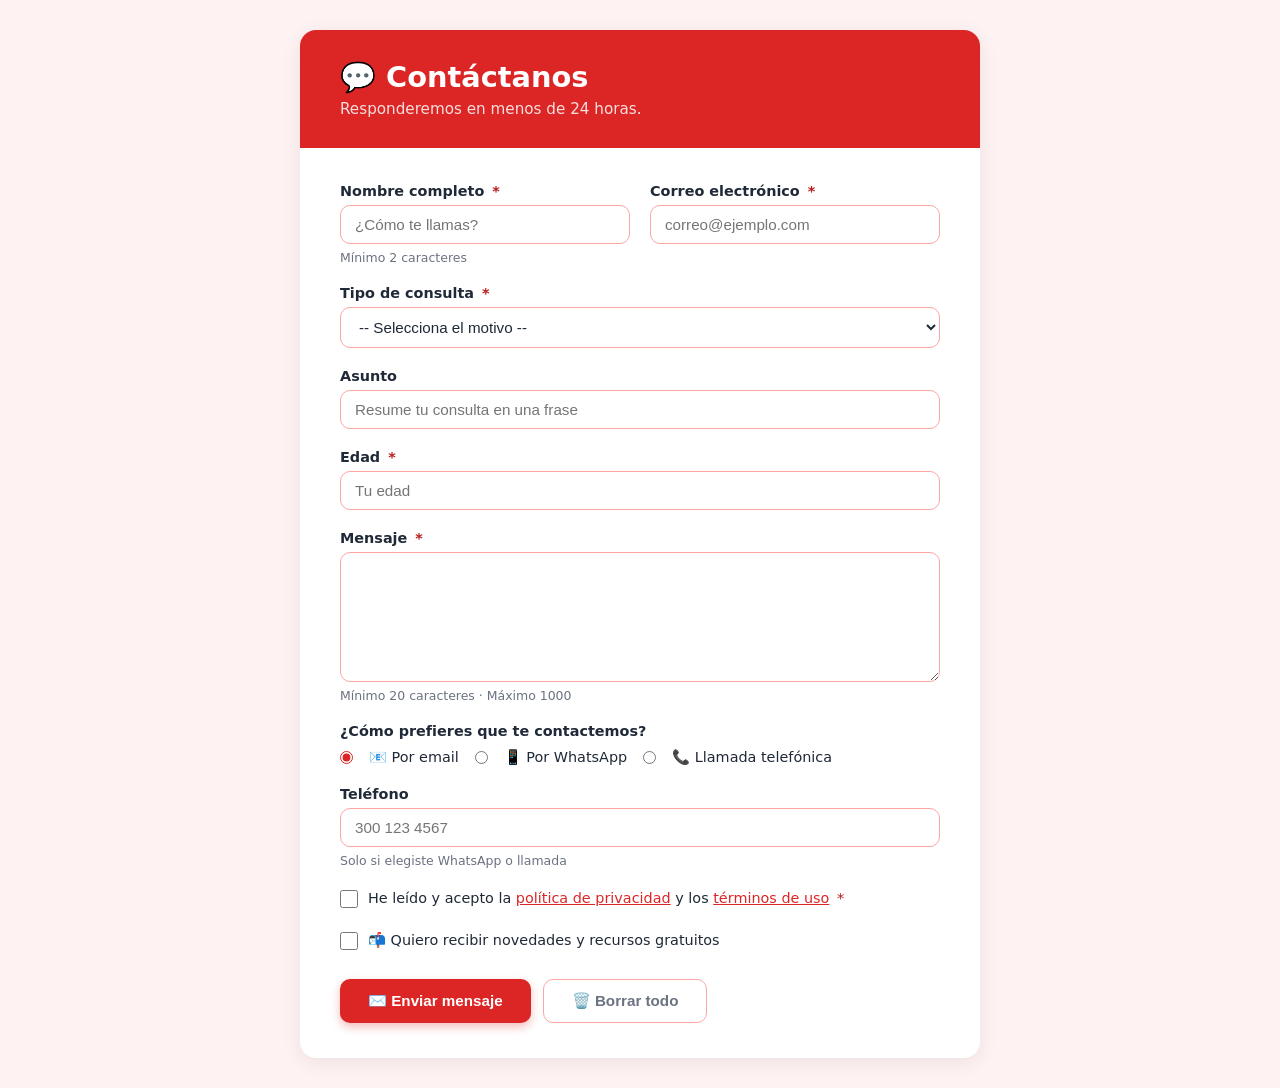
<file: forms_y_estilos/indesx.html>
<!DOCTYPE html>
<html lang="es">
<head>
  <meta charset="UTF-8">
  <meta name="viewport" content="width=device-width, initial-scale=1.0">
  <title>Contáctanos</title>
  <link rel="stylesheet" href="style.css">
</head>
<body>

  <main class="contenedor">

    <header class="encabezado">
      <h1>💬 Contáctanos</h1>
      <p>Responderemos en menos de 24 horas.</p>
    </header>

    <form class="formulario-contacto" action="#" method="post" novalidate>

      <!-- Nombre y Email en una fila -->
      <div class="fila-doble">

        <div class="campo">
          <label for="contacto-nombre">
            Nombre completo <span class="obligatorio">*</span>
          </label>
          <input 
            type="text" 
            id="contacto-nombre" 
            name="nombre"
            placeholder="¿Cómo te llamas?"
            required
            autocomplete="name"
            minlength="2"
            maxlength="60">
          <span class="ayuda">Mínimo 2 caracteres</span>
        </div>

        <div class="campo">
          <label for="contacto-email">
            Correo electrónico <span class="obligatorio">*</span>
          </label>
          <input 
            type="email" 
            id="contacto-email" 
            name="email"
            placeholder="correo@ejemplo.com"
            required
            autocomplete="email">
        </div>

      </div>

      <!-- Tipo de consulta -->
      <div class="campo">
        <label for="tipo-consulta">
          Tipo de consulta <span class="obligatorio">*</span>
        </label>
        <select id="tipo-consulta" name="tipo_consulta" required>
          <option value="">-- Selecciona el motivo --</option>
          <optgroup label="Soporte">
            <option value="tecnico">Problema técnico</option>
            <option value="cuenta">Mi cuenta</option>
          </optgroup>
          <optgroup label="Información">
            <option value="precios">Precios y planes</option>
            <option value="servicios">Servicios disponibles</option>
          </optgroup>
          <optgroup label="Otros">
            <option value="sugerencia">Sugerencia o idea</option>
            <option value="otro">Otro motivo</option>
          </optgroup>
        </select>
      </div>

      <!-- Asunto -->
      <div class="campo">
        <label for="asunto">Asunto</label>
        <input 
          type="text" 
          id="asunto" 
          name="asunto"
          placeholder="Resume tu consulta en una frase"
          maxlength="100">
      </div>

      <div class="campo">
     <label for="edad">
     Edad <span class="obligatorio">*</span> 
     </label>
  
     <input 
      type="number" 
      id="edad" 
     name="edad"
     min="15"
     max="99"
     placeholder="Tu edad" required>
     </div>


      <!-- Mensaje -->
      <div class="campo">
        <label for="mensaje">
          Mensaje <span class="obligatorio">*</span>
        </label>
        <textarea 
          id="mensaje" 
          name="mensaje"
          rows="6"
          placeholder="Describe con detalle tu consulta..."
          required
          minlength="20"
          maxlength="1000">
        </textarea>
        <span class="ayuda">Mínimo 20 caracteres · Máximo 1000</span>
      </div>

      <!-- Cómo prefiere ser contactado -->
      <div class="campo">
        <p class="label-grupo">¿Cómo prefieres que te contactemos?</p>

        <div class="opciones-radio">
          <input type="radio" id="via-email" name="via_contacto" value="email" checked>
          <label for="via-email">📧 Por email</label>

          <input type="radio" id="via-whatsapp" name="via_contacto" value="whatsapp">
          <label for="via-whatsapp">📱 Por WhatsApp</label>

          <input type="radio" id="via-llamada" name="via_contacto" value="llamada">
          <label for="via-llamada">📞 Llamada telefónica</label>
        </div>
      </div>

      <!-- Teléfono condicional -->
      <div class="campo" id="campo-telefono">
        <label for="telefono">Teléfono</label>
        <input 
          type="tel" 
          id="telefono" 
          name="telefono"
          placeholder="300 123 4567"
          pattern="[0-9\s\-\+]{7,15}">
        <span class="ayuda">Solo si elegiste WhatsApp o llamada</span>
      </div>

      <!-- Términos y condiciones -->
      <div class="campo campo-check">
        <input type="checkbox" id="terminos" name="terminos" value="acepto" required>
        <label for="terminos">
          He leído y acepto la 
          <a href="#" target="_blank">política de privacidad</a> 
          y los 
          <a href="#" target="_blank">términos de uso</a>
          <span class="obligatorio">*</span>
        </label>
      </div>

      <!-- Suscripción opcional -->
      <div class="campo campo-check">
        <input type="checkbox" id="newsletter" name="newsletter" value="si">
        <label for="newsletter">
          📬 Quiero recibir novedades y recursos gratuitos
        </label>
      </div>

      <!-- Botones de acción -->
      <div class="acciones">
        <button type="submit" class="btn-primario">
          ✉️ Enviar mensaje
        </button>
        <button type="reset" class="btn-secundario">
          🗑️ Borrar todo
        </button>
      </div>

    </form>

  </main>

</body>
</html>
</file>
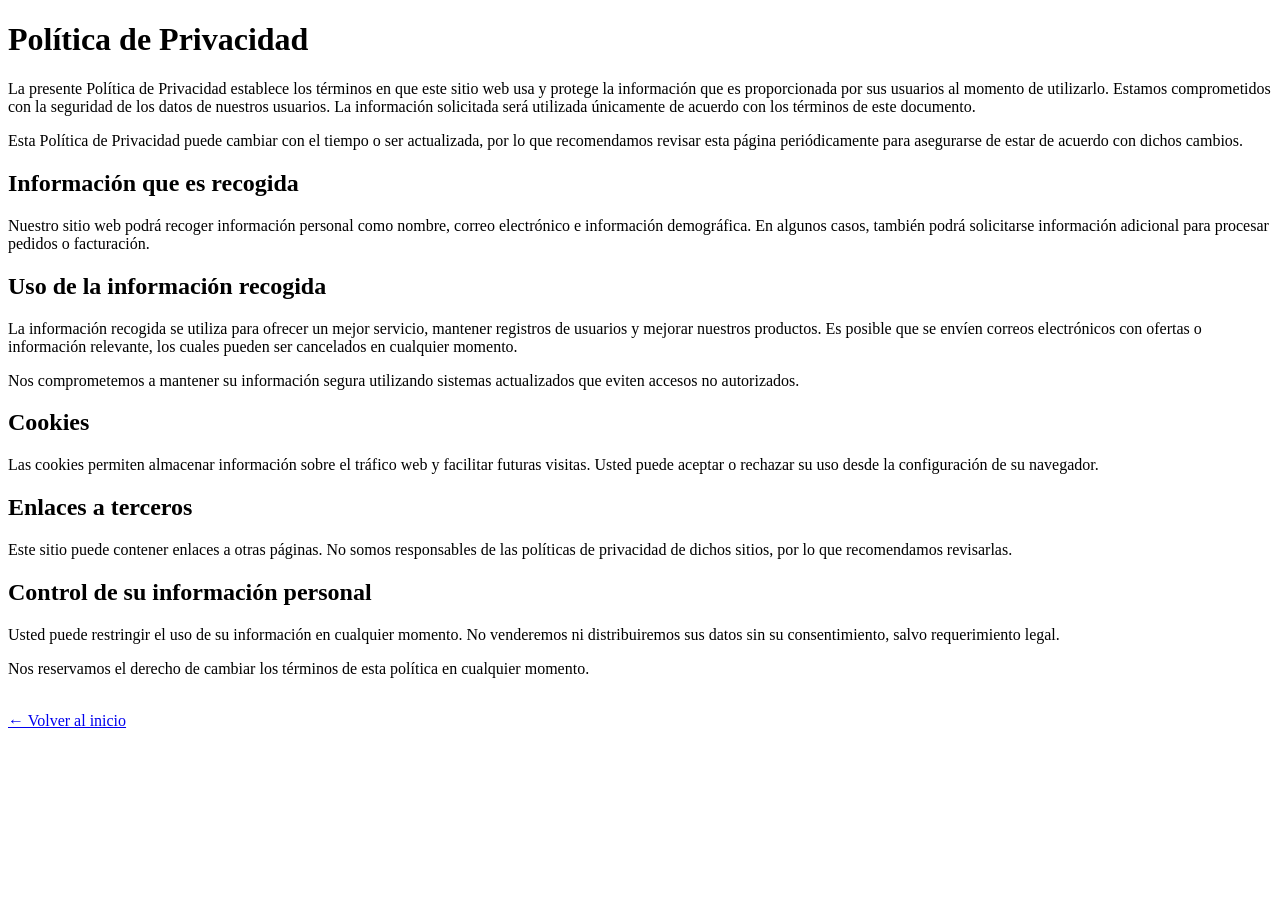
<file: revista-tech/priba.html>
<!DOCTYPE html>
<html lang="es">
<head>
  <meta charset="UTF-8">
  <meta name="viewport" content="width=device-width, initial-scale=1.0">
  <title>Política de Privacidad</title>
</head>
<body>

  <main>
    <h1>Política de Privacidad</h1>

    <p>
      La presente Política de Privacidad establece los términos en que este sitio web usa y protege la información 
      que es proporcionada por sus usuarios al momento de utilizarlo. Estamos comprometidos con la seguridad de los datos 
      de nuestros usuarios. La información solicitada será utilizada únicamente de acuerdo con los términos de este documento.
    </p>

    <p>
      Esta Política de Privacidad puede cambiar con el tiempo o ser actualizada, por lo que recomendamos revisar esta página 
      periódicamente para asegurarse de estar de acuerdo con dichos cambios.
    </p>

    <h2>Información que es recogida</h2>
    <p>
      Nuestro sitio web podrá recoger información personal como nombre, correo electrónico e información demográfica. 
      En algunos casos, también podrá solicitarse información adicional para procesar pedidos o facturación.
    </p>

    <h2>Uso de la información recogida</h2>
    <p>
      La información recogida se utiliza para ofrecer un mejor servicio, mantener registros de usuarios y mejorar nuestros 
      productos. Es posible que se envíen correos electrónicos con ofertas o información relevante, los cuales pueden ser 
      cancelados en cualquier momento.
    </p>

    <p>
      Nos comprometemos a mantener su información segura utilizando sistemas actualizados que eviten accesos no autorizados.
    </p>

    <h2>Cookies</h2>
    <p>
      Las cookies permiten almacenar información sobre el tráfico web y facilitar futuras visitas. Usted puede aceptar o 
      rechazar su uso desde la configuración de su navegador.
    </p>

    <h2>Enlaces a terceros</h2>
    <p>
      Este sitio puede contener enlaces a otras páginas. No somos responsables de las políticas de privacidad de dichos sitios, 
      por lo que recomendamos revisarlas.
    </p>

    <h2>Control de su información personal</h2>
    <p>
      Usted puede restringir el uso de su información en cualquier momento. No venderemos ni distribuiremos sus datos sin su 
      consentimiento, salvo requerimiento legal.
    </p>

    <p>
      Nos reservamos el derecho de cambiar los términos de esta política en cualquier momento.
    </p>

    <br>
    <a href="index.html">← Volver al inicio</a>
  </main>

</body>
</html>
</file>
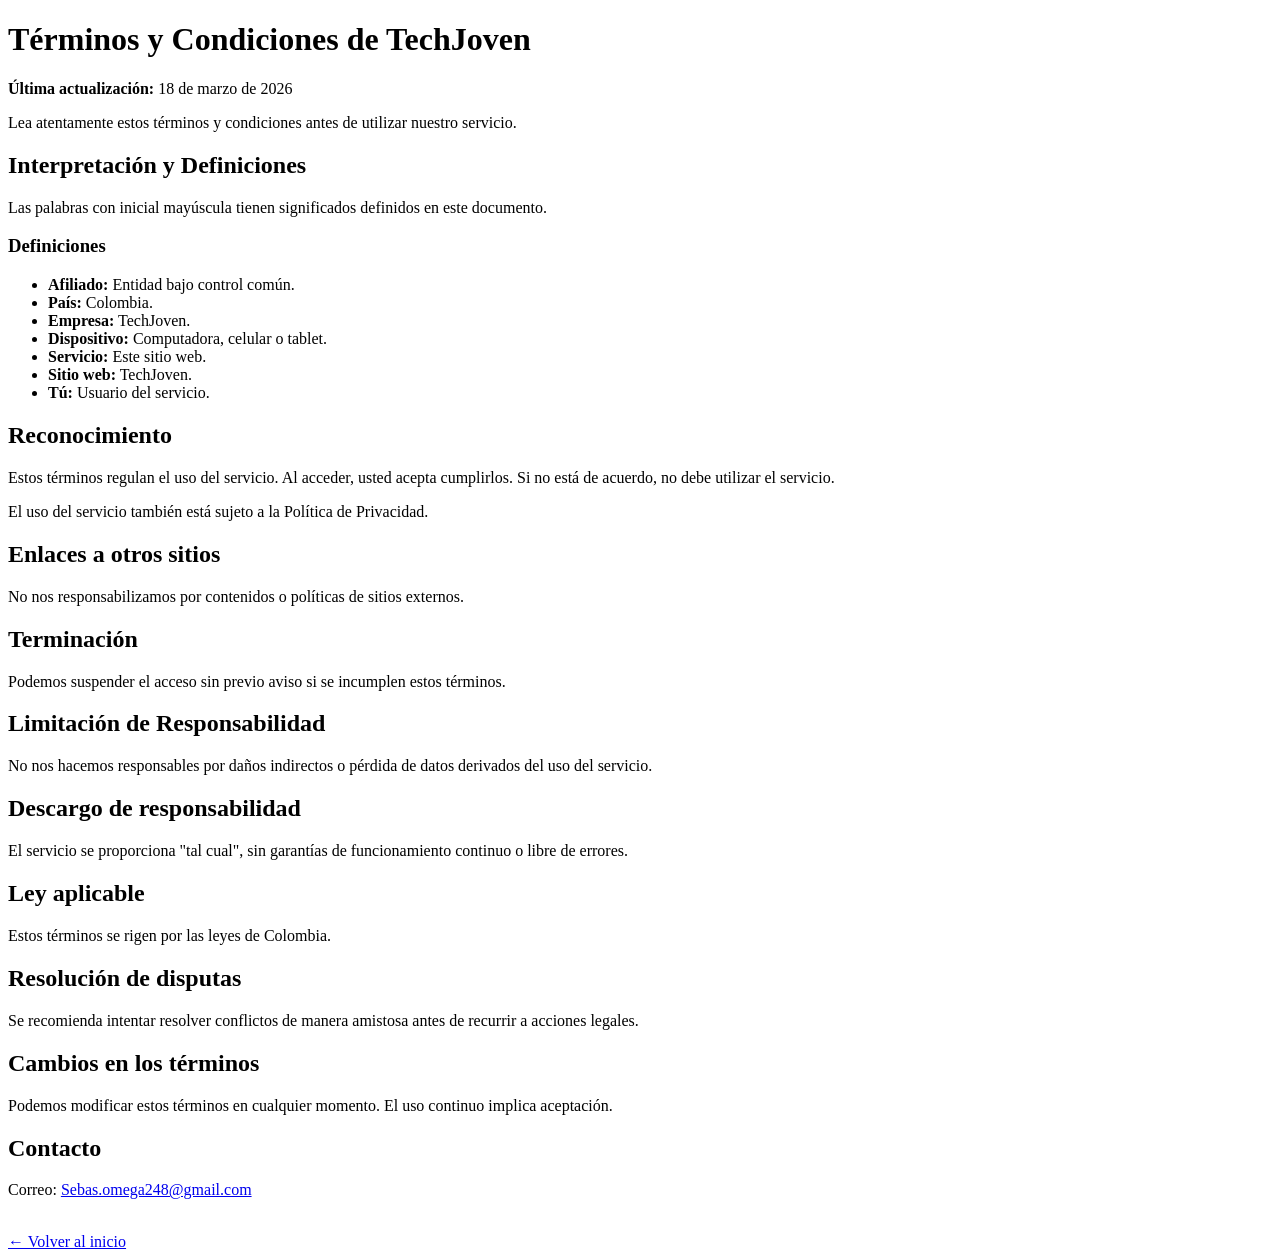
<file: revista-tech/Termiycondi.html>
<!DOCTYPE html>
<html lang="es">
<head>
  <meta charset="UTF-8">
  <meta name="viewport" content="width=device-width, initial-scale=1.0">
  <title>Términos y Condiciones</title>
</head>
<body>

  <main>
    <h1>Términos y Condiciones de TechJoven</h1>
    <p><strong>Última actualización:</strong> 18 de marzo de 2026</p>

    <p>Lea atentamente estos términos y condiciones antes de utilizar nuestro servicio.</p>

    <h2>Interpretación y Definiciones</h2>
    <p>Las palabras con inicial mayúscula tienen significados definidos en este documento.</p>

    <h3>Definiciones</h3>
    <ul>
      <li><strong>Afiliado:</strong> Entidad bajo control común.</li>
      <li><strong>País:</strong> Colombia.</li>
      <li><strong>Empresa:</strong> TechJoven.</li>
      <li><strong>Dispositivo:</strong> Computadora, celular o tablet.</li>
      <li><strong>Servicio:</strong> Este sitio web.</li>
      <li><strong>Sitio web:</strong> TechJoven.</li>
      <li><strong>Tú:</strong> Usuario del servicio.</li>
    </ul>

    <h2>Reconocimiento</h2>
    <p>
      Estos términos regulan el uso del servicio. Al acceder, usted acepta cumplirlos.
      Si no está de acuerdo, no debe utilizar el servicio.
    </p>

    <p>
      El uso del servicio también está sujeto a la Política de Privacidad.
    </p>

    <h2>Enlaces a otros sitios</h2>
    <p>
      No nos responsabilizamos por contenidos o políticas de sitios externos.
    </p>

    <h2>Terminación</h2>
    <p>
      Podemos suspender el acceso sin previo aviso si se incumplen estos términos.
    </p>

    <h2>Limitación de Responsabilidad</h2>
    <p>
      No nos hacemos responsables por daños indirectos o pérdida de datos derivados del uso del servicio.
    </p>

    <h2>Descargo de responsabilidad</h2>
    <p>
      El servicio se proporciona "tal cual", sin garantías de funcionamiento continuo o libre de errores.
    </p>

    <h2>Ley aplicable</h2>
    <p>
      Estos términos se rigen por las leyes de Colombia.
    </p>

    <h2>Resolución de disputas</h2>
    <p>
      Se recomienda intentar resolver conflictos de manera amistosa antes de recurrir a acciones legales.
    </p>

    <h2>Cambios en los términos</h2>
    <p>
      Podemos modificar estos términos en cualquier momento. El uso continuo implica aceptación.
    </p>

    <h2>Contacto</h2>
    <p>
      Correo: <a href="mailto:Sebas.omega248@gmail.com">Sebas.omega248@gmail.com</a>
    </p>

    <br>
    <a href="index.html">← Volver al inicio</a>
  </main>

</body>
</html>
</file>
<file: forms_y_estilos/style.css>
/* === Variables y reset básico === */
:root {
  --primario: #dc2626;
  --primario-oscuro: #991b1b;
  --texto: #1f2937;
  --texto-suave: #6b7280;
  --borde: #fca5a5;
  --fondo: #fef2f2;
  --blanco: #ffffff;
  --error: #b91c1c;
  --exito: #16a34a;
  --radio: 10px;
  --sombra: 0 4px 20px rgba(0,0,0,0.08);
}

* {
  box-sizing: border-box;
  margin: 0;
  padding: 0;
}

body {
  font-family: 'Segoe UI', system-ui, sans-serif;
  background: var(--fondo);
  color: var(--texto);
  min-height: 100vh;
  display: flex;
  align-items: center;
  justify-content: center;
  padding: 30px 20px;
}

.contenedor {
  background: var(--blanco);
  border-radius: 16px;
  box-shadow: var(--sombra);
  width: 100%;
  max-width: 680px;
  overflow: hidden;
}

.encabezado {
  background: var(--primario);
  color: white;
  padding: 30px 40px;
}

.encabezado h1 {
  font-size: 1.8rem;
  margin-bottom: 6px;
}

.encabezado p {
  opacity: 0.85;
  font-size: 0.95rem;
}

.formulario-contacto {
  padding: 35px 40px;
  display: flex;
  flex-direction: column;
  gap: 20px;
}

.fila-doble {
  display: grid;
  grid-template-columns: 1fr 1fr;
  gap: 20px;
}

@media (max-width: 520px) {
  .fila-doble {
    grid-template-columns: 1fr;
  }
  .formulario-contacto {
    padding: 25px 20px;
  }
}

.campo {
  display: flex;
  flex-direction: column;
  gap: 6px;
}

.campo label,
.label-grupo {
  font-weight: 600;
  font-size: 0.9rem;
  color: var(--texto);
}

.obligatorio {
  color: var(--error);
  margin-left: 3px;
}

input[type="text"],
input[type="email"],
input[type="tel"],
input[type="url"],
input[type="number"],
select,
textarea {
  width: 100%;
  padding: 10px 14px;
  border: 1.5px solid var(--borde);
  border-radius: var(--radio);
  font-size: 0.95rem;
  color: var(--texto);
  background: var(--blanco);
  transition: border-color 0.2s, box-shadow 0.2s;
  outline: none;
}

input:focus,
select:focus,
textarea:focus {
  border-color: var(--primario);
  box-shadow: 0 0 0 3px rgba(220, 38, 38, 0.2);
}

input:invalid:not(:placeholder-shown),
textarea:invalid:not(:placeholder-shown) {
  border-color: var(--error);
}

input:valid:not(:placeholder-shown) {
  border-color: var(--exito);
}

textarea {
  resize: vertical;
  min-height: 130px;
}

select {
  cursor: pointer;
}

.ayuda {
  font-size: 0.78rem;
  color: var(--texto-suave);
}

.opciones-radio {
  display: flex;
  flex-wrap: wrap;
  gap: 16px;
  margin-top: 4px;
}

.opciones-radio input[type="radio"] {
  width: auto;
  accent-color: var(--primario);
}

.opciones-radio label {
  font-weight: normal;
  cursor: pointer;
}

.campo-check {
  flex-direction: row;
  align-items: flex-start;
  gap: 10px;
}

.campo-check input[type="checkbox"] {
  width: 18px;
  height: 18px;
  margin-top: 2px;
  accent-color: var(--primario);
  flex-shrink: 0;
  cursor: pointer;
}

.campo-check label {
  font-weight: normal;
  font-size: 0.9rem;
  line-height: 1.5;
  cursor: pointer;
}

.campo-check a {
  color: var(--primario);
  text-decoration: underline;
}

.acciones {
  display: flex;
  gap: 12px;
  margin-top: 8px;
  flex-wrap: wrap;
}

.btn-primario,
.btn-secundario {
  padding: 12px 28px;
  border-radius: var(--radio);
  font-size: 0.95rem;
  font-weight: 600;
  cursor: pointer;
  border: none;
  transition: transform 0.1s, box-shadow 0.2s;
}

.btn-primario {
  background: var(--primario);
  color: white;
  box-shadow: 0 4px 10px rgba(220, 38, 38, 0.3);
}

.btn-primario:hover {
  background: var(--primario-oscuro);
  transform: translateY(-2px);
  box-shadow: 0 8px 18px rgba(220, 38, 38, 0.4);
}

.btn-secundario {
  background: transparent;
  color: var(--texto-suave);
  border: 1.5px solid var(--borde);
}

.btn-secundario:hover {
  background: var(--fondo);
}
</file>
